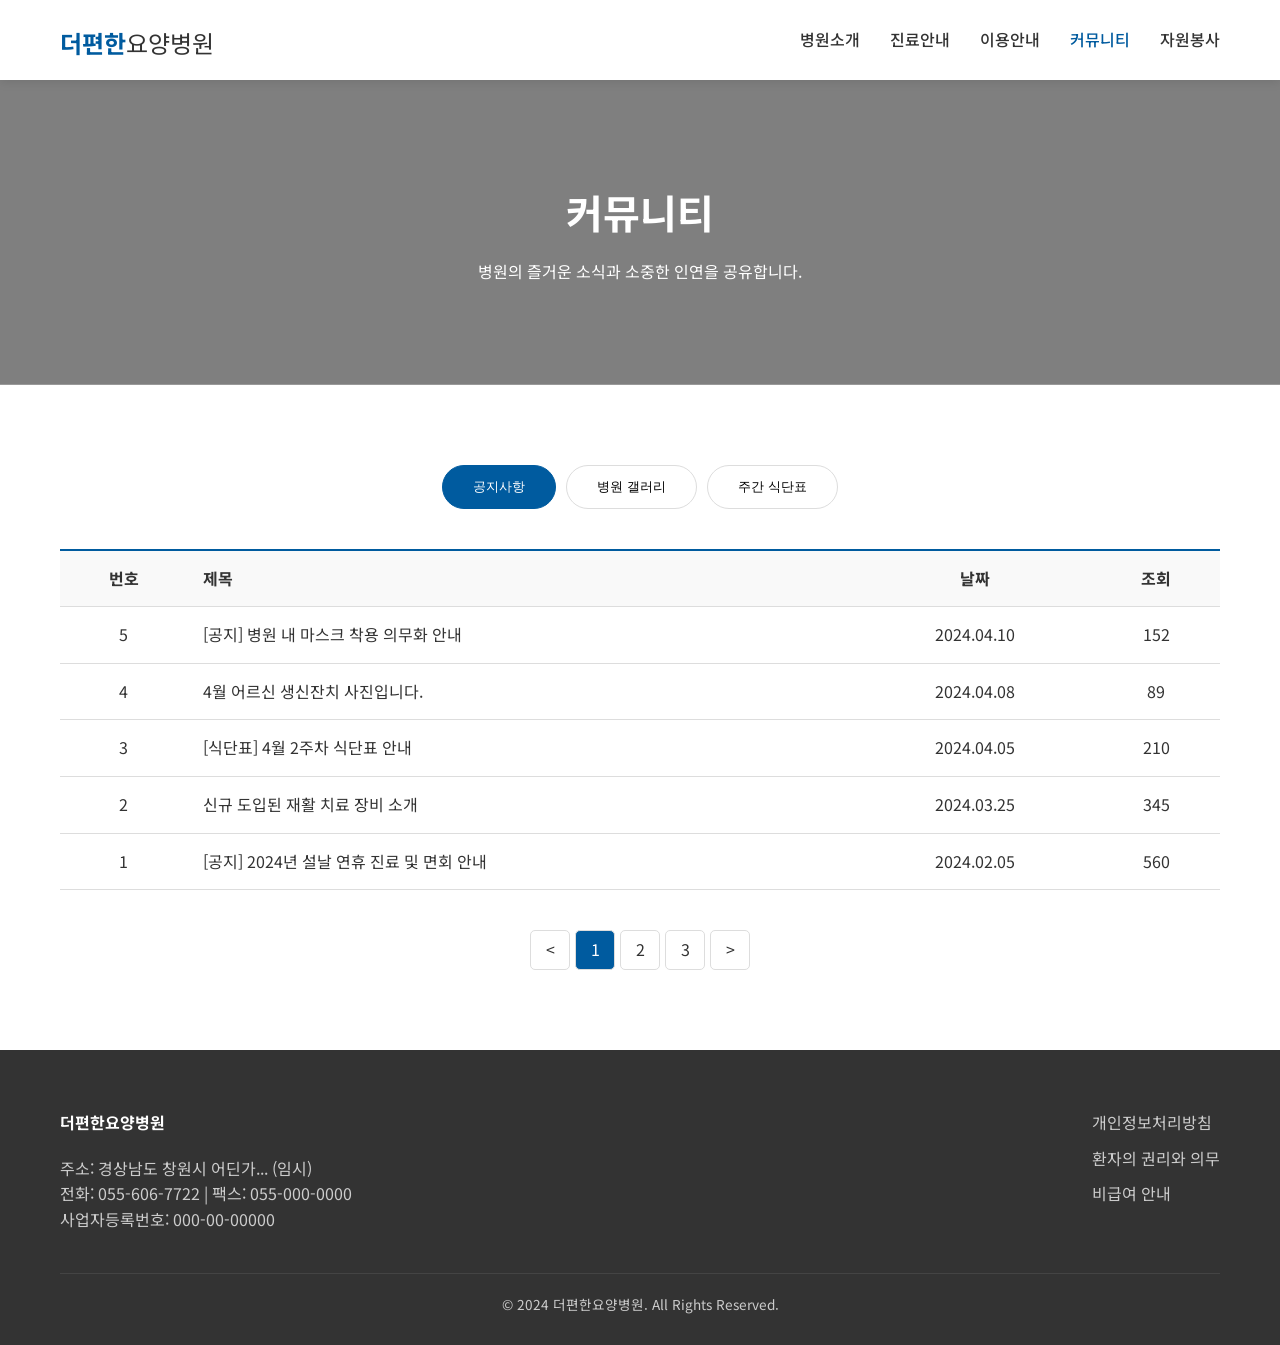
<file: community.html>
<!DOCTYPE html>
<html lang="ko">
<head>
    <meta charset="UTF-8">
    <meta name="viewport" content="width=device-width, initial-scale=1.0">
    <title>커뮤니티 - 더편한요양병원</title>
    <link rel="stylesheet" href="styles.css">
    <link href="https://fonts.googleapis.com/css2?family=Noto+Sans+KR:wght@300;400;500;700&display=swap" rel="stylesheet">
</head>
<body>
    <header id="main-header">
        <div class="container">
            <h1 class="logo"><a href="index.html">더편한<span>요양병원</span></a></h1>
            <nav id="main-nav">
                <ul>
                    <li><a href="about.html">병원소개</a></li>
                    <li><a href="treatment.html">진료안내</a></li>
                    <li><a href="info.html">이용안내</a></li>
                    <li><a href="community.html" class="active-link">커뮤니티</a></li>
                    <li><a href="volunteer.html">자원봉사</a></li>
                </ul>
            </nav>
            <button class="mobile-toggle" aria-label="메뉴 열기">
                <span></span>
                <span></span>
                <span></span>
            </button>
        </div>
    </header>

    <main>
        <section class="page-header" style="background-image: linear-gradient(rgba(0,0,0,0.5), rgba(0,0,0,0.5)), url('https://images.unsplash.com/photo-1519494026892-80bbd2d6fd0d?auto=format&fit=crop&q=80&w=1920');">
            <div class="container">
                <h2>커뮤니티</h2>
                <p>병원의 즐거운 소식과 소중한 인연을 공유합니다.</p>
            </div>
        </section>

        <section class="section">
            <div class="container">
                <div class="community-tabs">
                    <button class="tab-btn active">공지사항</button>
                    <button class="tab-btn">병원 갤러리</button>
                    <button class="tab-btn">주간 식단표</button>
                </div>

                <div class="board-container">
                    <table class="board-table">
                        <thead>
                            <tr>
                                <th class="num">번호</th>
                                <th class="title">제목</th>
                                <th class="date">날짜</th>
                                <th class="hit">조회</th>
                            </tr>
                        </thead>
                        <tbody>
                            <tr>
                                <td>5</td>
                                <td class="title"><a href="#">[공지] 병원 내 마스크 착용 의무화 안내</a></td>
                                <td>2024.04.10</td>
                                <td>152</td>
                            </tr>
                            <tr>
                                <td>4</td>
                                <td class="title"><a href="#">4월 어르신 생신잔치 사진입니다.</a></td>
                                <td>2024.04.08</td>
                                <td>89</td>
                            </tr>
                            <tr>
                                <td>3</td>
                                <td class="title"><a href="#">[식단표] 4월 2주차 식단표 안내</a></td>
                                <td>2024.04.05</td>
                                <td>210</td>
                            </tr>
                            <tr>
                                <td>2</td>
                                <td class="title"><a href="#">신규 도입된 재활 치료 장비 소개</a></td>
                                <td>2024.03.25</td>
                                <td>345</td>
                            </tr>
                            <tr>
                                <td>1</td>
                                <td class="title"><a href="#">[공지] 2024년 설날 연휴 진료 및 면회 안내</a></td>
                                <td>2024.02.05</td>
                                <td>560</td>
                            </tr>
                        </tbody>
                    </table>
                </div>

                <div class="pagination">
                    <a href="#" class="prev">&lt;</a>
                    <a href="#" class="active">1</a>
                    <a href="#">2</a>
                    <a href="#">3</a>
                    <a href="#" class="next">&gt;</a>
                </div>
            </div>
        </section>
    </main>

    <footer id="main-footer">
        <div class="container">
            <div class="footer-top">
                <div class="footer-info">
                    <h4>더편한요양병원</h4>
                    <p>주소: 경상남도 창원시 어딘가... (임시)</p>
                    <p>전화: 055-606-7722 | 팩스: 055-000-0000</p>
                    <p>사업자등록번호: 000-00-00000</p>
                </div>
                <div class="footer-links">
                    <ul>
                        <li><a href="#">개인정보처리방침</a></li>
                        <li><a href="#">환자의 권리와 의무</a></li>
                        <li><a href="#">비급여 안내</a></li>
                    </ul>
                </div>
            </div>
            <div class="footer-bottom">
                <p>&copy; 2024 더편한요양병원. All Rights Reserved.</p>
            </div>
        </div>
    </footer>

    <script src="script.js"></script>
</body>
</html>
</file>
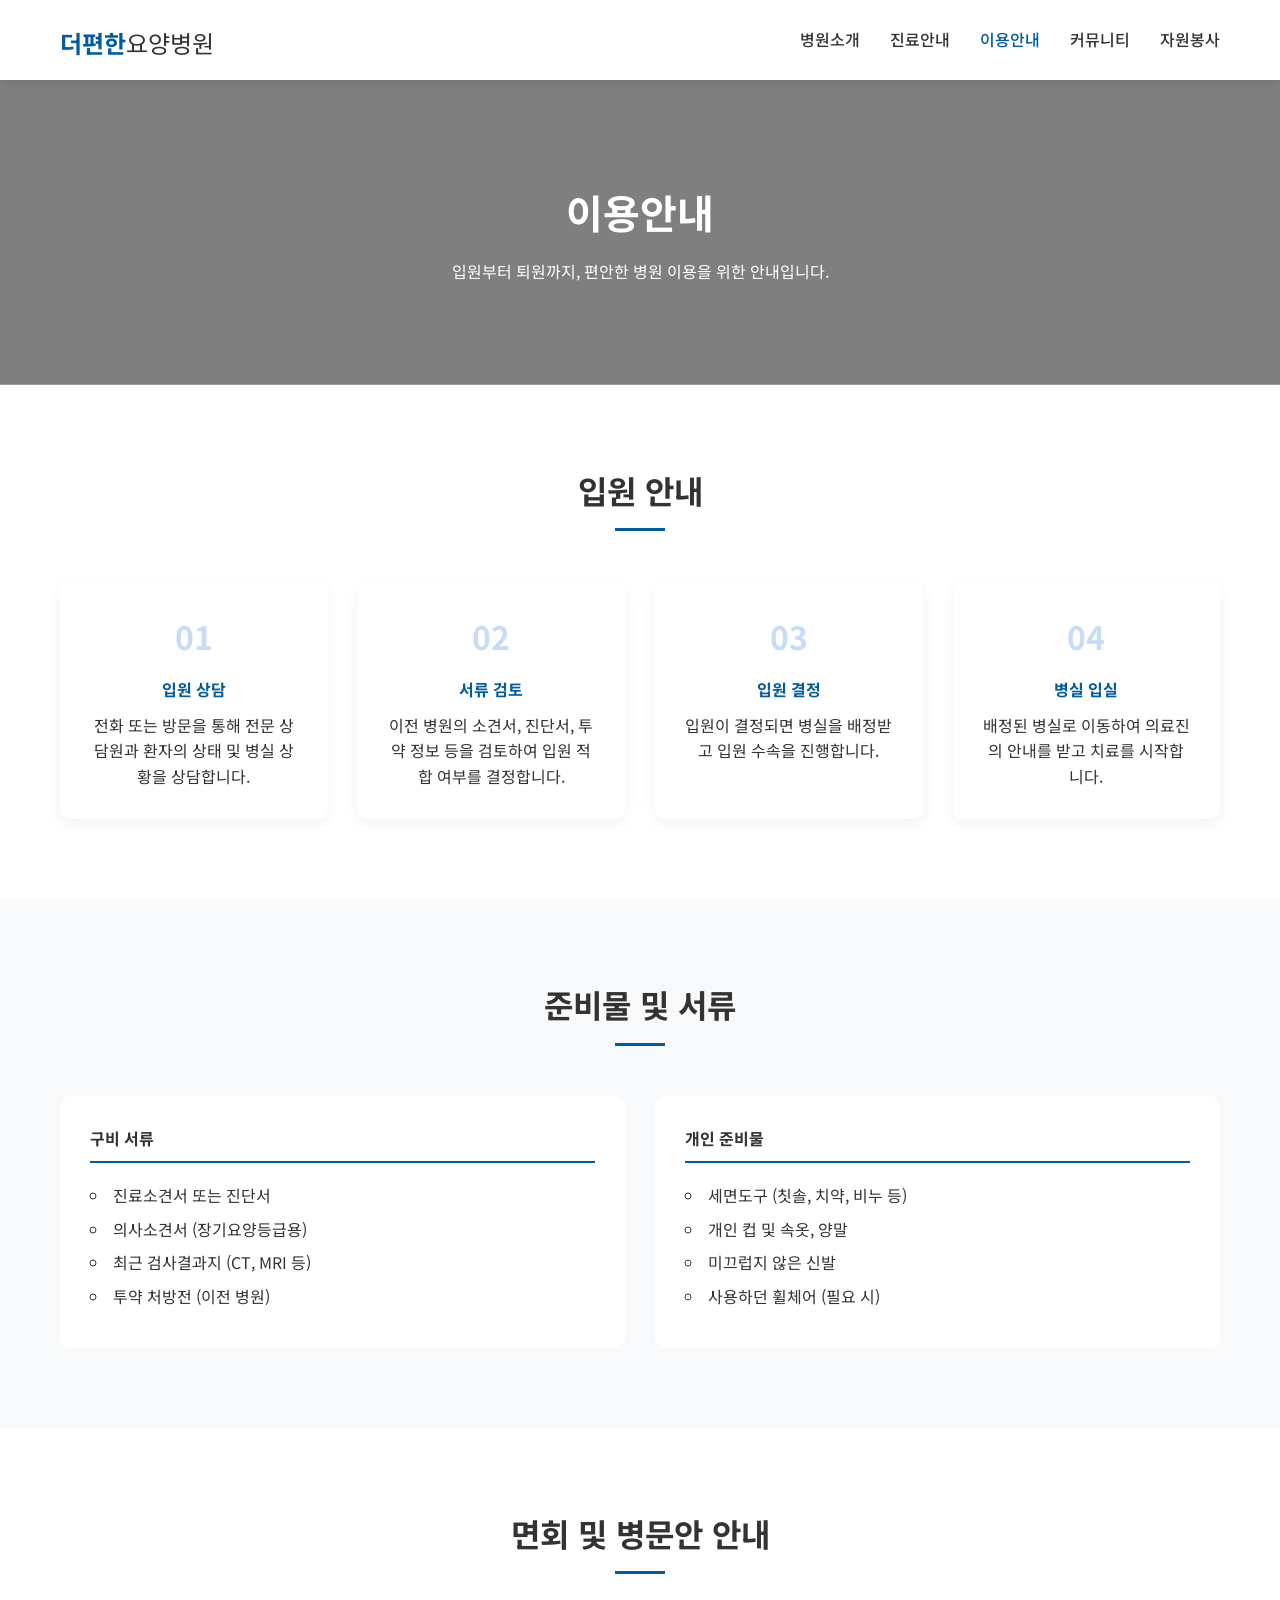
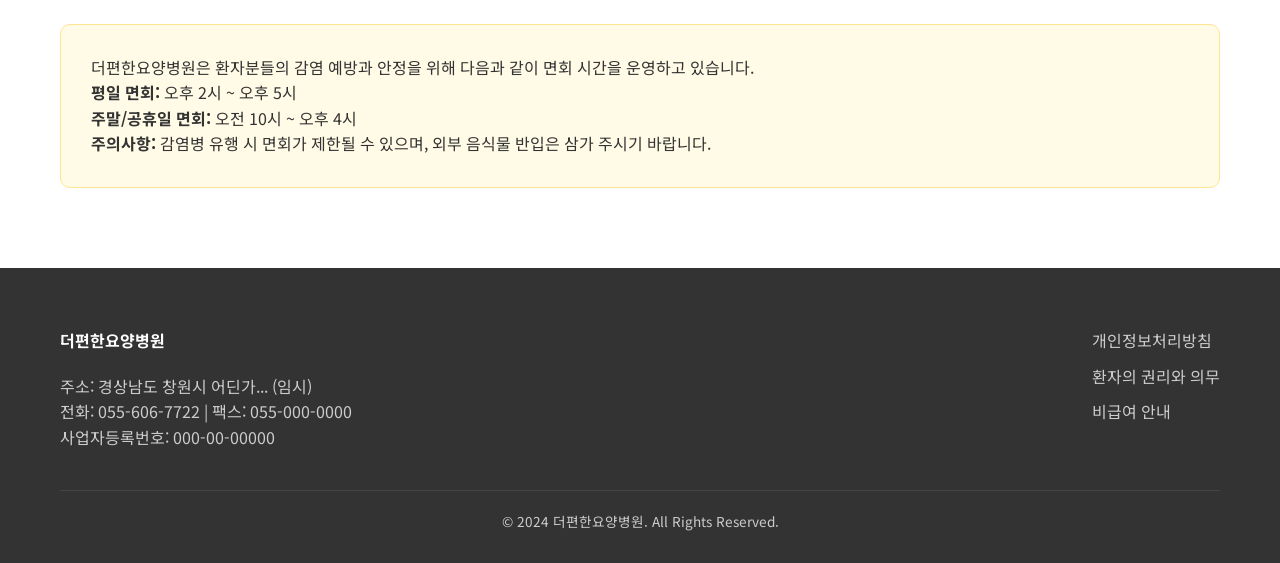
<file: info.html>
<!DOCTYPE html>
<html lang="ko">
<head>
    <meta charset="UTF-8">
    <meta name="viewport" content="width=device-width, initial-scale=1.0">
    <title>이용안내 - 더편한요양병원</title>
    <link rel="stylesheet" href="styles.css">
    <link href="https://fonts.googleapis.com/css2?family=Noto+Sans+KR:wght@300;400;500;700&display=swap" rel="stylesheet">
</head>
<body>
    <header id="main-header">
        <div class="container">
            <h1 class="logo"><a href="index.html">더편한<span>요양병원</span></a></h1>
            <nav id="main-nav">
                <ul>
                    <li><a href="about.html">병원소개</a></li>
                    <li><a href="treatment.html">진료안내</a></li>
                    <li><a href="info.html" class="active-link">이용안내</a></li>
                    <li><a href="community.html">커뮤니티</a></li>
                    <li><a href="volunteer.html">자원봉사</a></li>
                </ul>
            </nav>
            <button class="mobile-toggle" aria-label="메뉴 열기">
                <span></span>
                <span></span>
                <span></span>
            </button>
        </div>
    </header>

    <main>
        <section class="page-header" style="background-image: linear-gradient(rgba(0,0,0,0.5), rgba(0,0,0,0.5)), url('https://images.unsplash.com/photo-1516549655169-df83a0774514?auto=format&fit=crop&q=80&w=1920');">
            <div class="container">
                <h2>이용안내</h2>
                <p>입원부터 퇴원까지, 편안한 병원 이용을 위한 안내입니다.</p>
            </div>
        </section>

        <section class="section">
            <div class="container">
                <h3 class="section-title">입원 안내</h3>
                <div class="info-steps">
                    <div class="step">
                        <div class="step-num">01</div>
                        <h4>입원 상담</h4>
                        <p>전화 또는 방문을 통해 전문 상담원과 환자의 상태 및 병실 상황을 상담합니다.</p>
                    </div>
                    <div class="step">
                        <div class="step-num">02</div>
                        <h4>서류 검토</h4>
                        <p>이전 병원의 소견서, 진단서, 투약 정보 등을 검토하여 입원 적합 여부를 결정합니다.</p>
                    </div>
                    <div class="step">
                        <div class="step-num">03</div>
                        <h4>입원 결정</h4>
                        <p>입원이 결정되면 병실을 배정받고 입원 수속을 진행합니다.</p>
                    </div>
                    <div class="step">
                        <div class="step-num">04</div>
                        <h4>병실 입실</h4>
                        <p>배정된 병실로 이동하여 의료진의 안내를 받고 치료를 시작합니다.</p>
                    </div>
                </div>
            </div>
        </section>

        <section class="section bg-light">
            <div class="container">
                <h3 class="section-title">준비물 및 서류</h3>
                <div class="info-grid">
                    <div class="info-box">
                        <h4>구비 서류</h4>
                        <ul>
                            <li>진료소견서 또는 진단서</li>
                            <li>의사소견서 (장기요양등급용)</li>
                            <li>최근 검사결과지 (CT, MRI 등)</li>
                            <li>투약 처방전 (이전 병원)</li>
                        </ul>
                    </div>
                    <div class="info-box">
                        <h4>개인 준비물</h4>
                        <ul>
                            <li>세면도구 (칫솔, 치약, 비누 등)</li>
                            <li>개인 컵 및 속옷, 양말</li>
                            <li>미끄럽지 않은 신발</li>
                            <li>사용하던 휠체어 (필요 시)</li>
                        </ul>
                    </div>
                </div>
            </div>
        </section>

        <section class="section">
            <div class="container">
                <h3 class="section-title">면회 및 병문안 안내</h3>
                <div class="notice-box">
                    <p>더편한요양병원은 환자분들의 감염 예방과 안정을 위해 다음과 같이 면회 시간을 운영하고 있습니다.</p>
                    <ul>
                        <li><strong>평일 면회:</strong> 오후 2시 ~ 오후 5시</li>
                        <li><strong>주말/공휴일 면회:</strong> 오전 10시 ~ 오후 4시</li>
                        <li><strong>주의사항:</strong> 감염병 유행 시 면회가 제한될 수 있으며, 외부 음식물 반입은 삼가 주시기 바랍니다.</li>
                    </ul>
                </div>
            </div>
        </section>
    </main>

    <footer id="main-footer">
        <div class="container">
            <div class="footer-top">
                <div class="footer-info">
                    <h4>더편한요양병원</h4>
                    <p>주소: 경상남도 창원시 어딘가... (임시)</p>
                    <p>전화: 055-606-7722 | 팩스: 055-000-0000</p>
                    <p>사업자등록번호: 000-00-00000</p>
                </div>
                <div class="footer-links">
                    <ul>
                        <li><a href="#">개인정보처리방침</a></li>
                        <li><a href="#">환자의 권리와 의무</a></li>
                        <li><a href="#">비급여 안내</a></li>
                    </ul>
                </div>
            </div>
            <div class="footer-bottom">
                <p>&copy; 2024 더편한요양병원. All Rights Reserved.</p>
            </div>
        </div>
    </footer>

    <script src="script.js"></script>
</body>
</html>
</file>
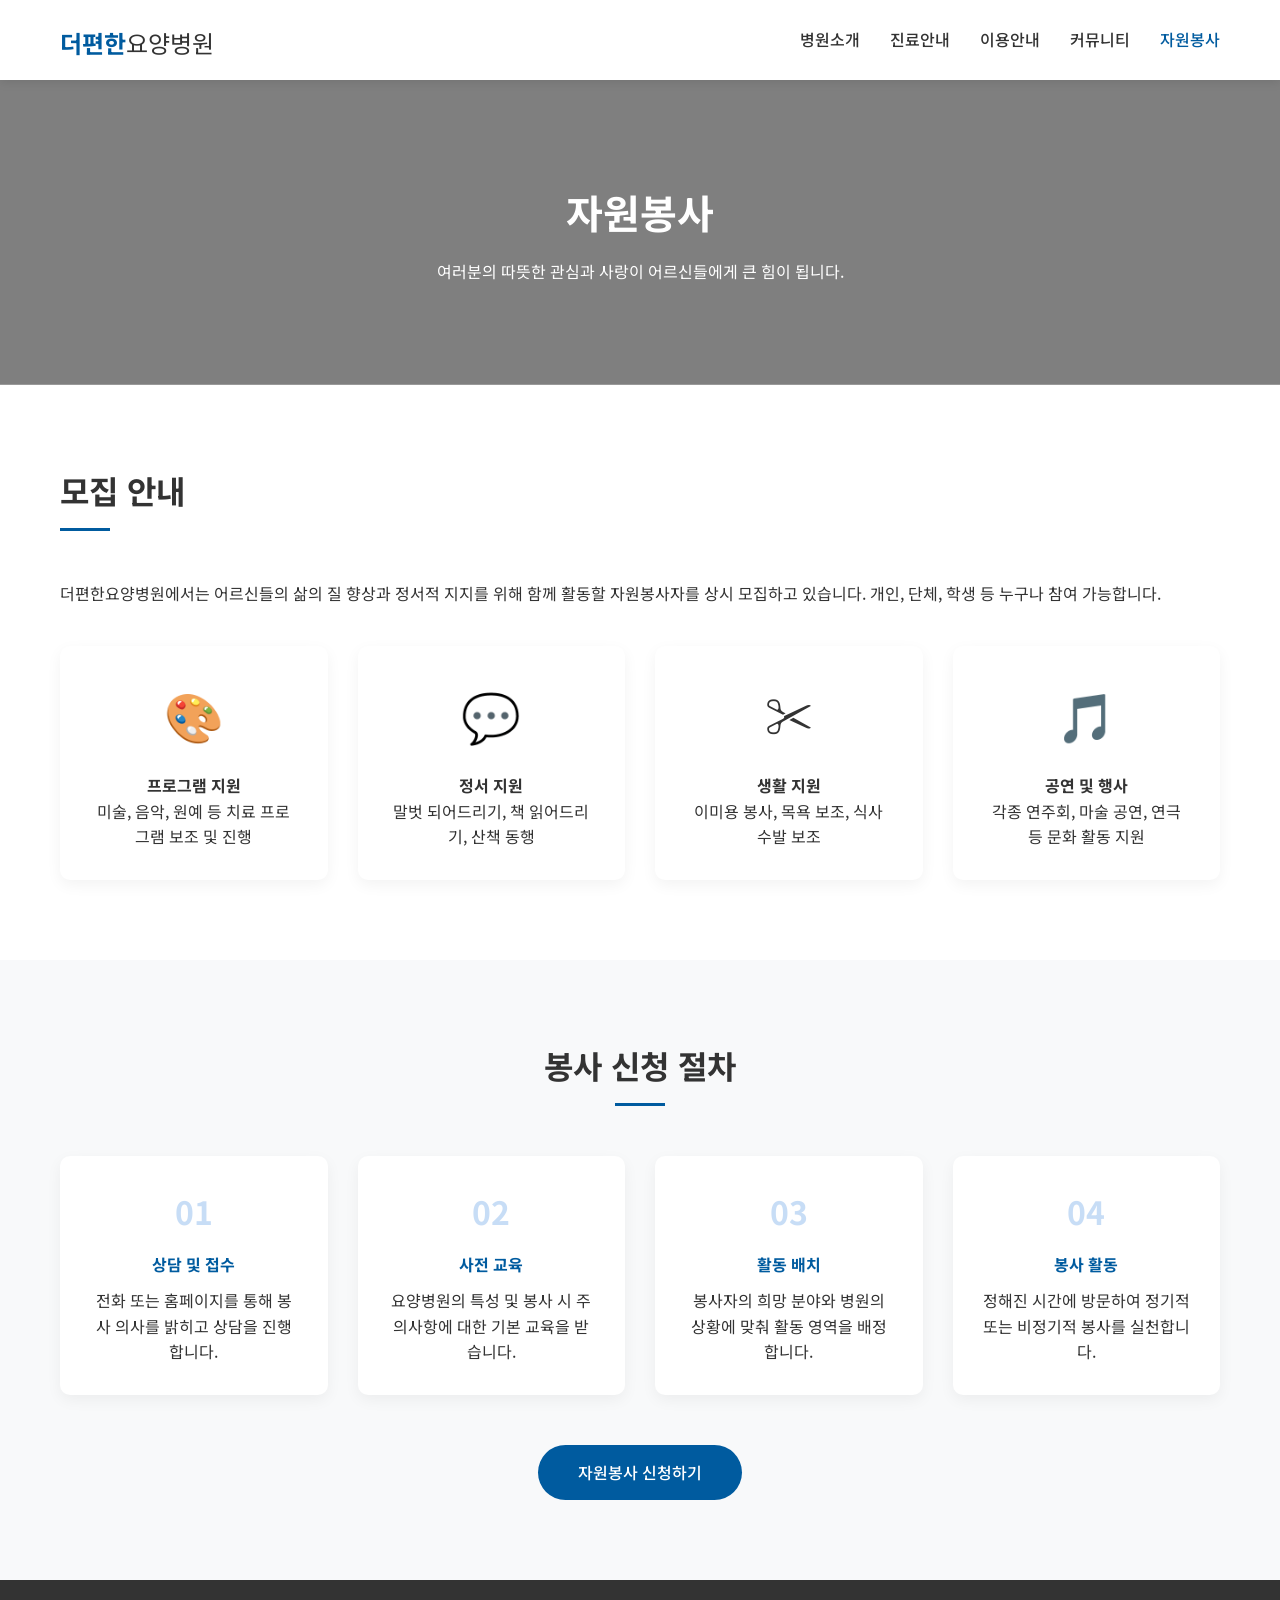
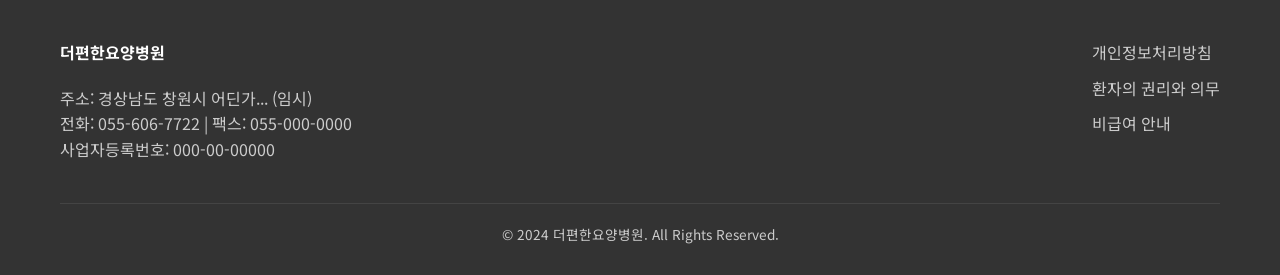
<file: volunteer.html>
<!DOCTYPE html>
<html lang="ko">
<head>
    <meta charset="UTF-8">
    <meta name="viewport" content="width=device-width, initial-scale=1.0">
    <title>자원봉사 - 더편한요양병원</title>
    <link rel="stylesheet" href="styles.css">
    <link href="https://fonts.googleapis.com/css2?family=Noto+Sans+KR:wght@300;400;500;700&display=swap" rel="stylesheet">
</head>
<body>
    <header id="main-header">
        <div class="container">
            <h1 class="logo"><a href="index.html">더편한<span>요양병원</span></a></h1>
            <nav id="main-nav">
                <ul>
                    <li><a href="about.html">병원소개</a></li>
                    <li><a href="treatment.html">진료안내</a></li>
                    <li><a href="info.html">이용안내</a></li>
                    <li><a href="community.html">커뮤니티</a></li>
                    <li><a href="volunteer.html" class="active-link">자원봉사</a></li>
                </ul>
            </nav>
            <button class="mobile-toggle" aria-label="메뉴 열기">
                <span></span>
                <span></span>
                <span></span>
            </button>
        </div>
    </header>

    <main>
        <section class="page-header" style="background-image: linear-gradient(rgba(0,0,0,0.5), rgba(0,0,0,0.5)), url('https://images.unsplash.com/photo-1516549655169-df83a0774514?auto=format&fit=crop&q=80&w=1920');">
            <div class="container">
                <h2>자원봉사</h2>
                <p>여러분의 따뜻한 관심과 사랑이 어르신들에게 큰 힘이 됩니다.</p>
            </div>
        </section>

        <section class="section">
            <div class="container">
                <div class="volunteer-intro">
                    <h3 class="section-title left">모집 안내</h3>
                    <p>더편한요양병원에서는 어르신들의 삶의 질 향상과 정서적 지지를 위해 함께 활동할 자원봉사자를 상시 모집하고 있습니다. 개인, 단체, 학생 등 누구나 참여 가능합니다.</p>
                    
                    <div class="volunteer-types">
                        <div class="type-card">
                            <div class="icon">🎨</div>
                            <h4>프로그램 지원</h4>
                            <p>미술, 음악, 원예 등 치료 프로그램 보조 및 진행</p>
                        </div>
                        <div class="type-card">
                            <div class="icon">💬</div>
                            <h4>정서 지원</h4>
                            <p>말벗 되어드리기, 책 읽어드리기, 산책 동행</p>
                        </div>
                        <div class="type-card">
                            <div class="icon">✂️</div>
                            <h4>생활 지원</h4>
                            <p>이미용 봉사, 목욕 보조, 식사 수발 보조</p>
                        </div>
                        <div class="type-card">
                            <div class="icon">🎵</div>
                            <h4>공연 및 행사</h4>
                            <p>각종 연주회, 마술 공연, 연극 등 문화 활동 지원</p>
                        </div>
                    </div>
                </div>
            </div>
        </section>

        <section class="section bg-light">
            <div class="container">
                <h3 class="section-title">봉사 신청 절차</h3>
                <div class="info-steps">
                    <div class="step">
                        <div class="step-num">01</div>
                        <h4>상담 및 접수</h4>
                        <p>전화 또는 홈페이지를 통해 봉사 의사를 밝히고 상담을 진행합니다.</p>
                    </div>
                    <div class="step">
                        <div class="step-num">02</div>
                        <h4>사전 교육</h4>
                        <p>요양병원의 특성 및 봉사 시 주의사항에 대한 기본 교육을 받습니다.</p>
                    </div>
                    <div class="step">
                        <div class="step-num">03</div>
                        <h4>활동 배치</h4>
                        <p>봉사자의 희망 분야와 병원의 상황에 맞춰 활동 영역을 배정합니다.</p>
                    </div>
                    <div class="step">
                        <div class="step-num">04</div>
                        <h4>봉사 활동</h4>
                        <p>정해진 시간에 방문하여 정기적 또는 비정기적 봉사를 실천합니다.</p>
                    </div>
                </div>
                <div class="btn-wrap center" style="margin-top: 50px;">
                    <a href="#" class="btn-primary">자원봉사 신청하기</a>
                </div>
            </div>
        </section>
    </main>

    <footer id="main-footer">
        <div class="container">
            <div class="footer-top">
                <div class="footer-info">
                    <h4>더편한요양병원</h4>
                    <p>주소: 경상남도 창원시 어딘가... (임시)</p>
                    <p>전화: 055-606-7722 | 팩스: 055-000-0000</p>
                    <p>사업자등록번호: 000-00-00000</p>
                </div>
                <div class="footer-links">
                    <ul>
                        <li><a href="#">개인정보처리방침</a></li>
                        <li><a href="#">환자의 권리와 의무</a></li>
                        <li><a href="#">비급여 안내</a></li>
                    </ul>
                </div>
            </div>
            <div class="footer-bottom">
                <p>&copy; 2024 더편한요양병원. All Rights Reserved.</p>
            </div>
        </div>
    </footer>

    <script src="script.js"></script>
</body>
</html>
</file>
<file: styles.css>
:root {
    --primary-color: #005B9F;
    --secondary-color: #4A90E2;
    --accent-color: #FFA500;
    --text-color: #333333;
    --light-gray: #F8F9FA;
    --white: #FFFFFF;
    --header-height: 80px;
    --transition: all 0.3s ease;
}

* {
    margin: 0;
    padding: 0;
    box-sizing: border-box;
}

body {
    font-family: 'Noto Sans KR', sans-serif;
    line-height: 1.6;
    color: var(--text-color);
    overflow-x: hidden;
}

a {
    text-decoration: none;
    color: inherit;
}

ul {
    list-style: none;
}

.container {
    max-width: 1200px;
    margin: 0 auto;
    padding: 0 20px;
}

.section {
    padding: 80px 0;
}

.bg-light {
    background-color: var(--light-gray);
}

.section-title {
    text-align: center;
    font-size: 2rem;
    margin-bottom: 50px;
    position: relative;
    padding-bottom: 15px;
}

.section-title::after {
    content: '';
    position: absolute;
    bottom: 0;
    left: 50%;
    transform: translateX(-50%);
    width: 50px;
    height: 3px;
    background-color: var(--primary-color);
}

.section-title.left {
    text-align: left;
}

.section-title.left::after {
    left: 0;
    transform: none;
}

/* Header */
#main-header {
    height: var(--header-height);
    background-color: var(--white);
    box-shadow: 0 2px 10px rgba(0,0,0,0.1);
    position: sticky;
    top: 0;
    z-index: 1000;
}

#main-header .container {
    display: flex;
    justify-content: space-between;
    align-items: center;
    height: 100%;
}

.logo a {
    font-size: 1.5rem;
    font-weight: 700;
    color: var(--primary-color);
}

.logo span {
    color: var(--text-color);
    font-weight: 400;
}

#main-nav ul {
    display: flex;
}

#main-nav ul li {
    margin-left: 30px;
}

#main-nav ul li a {
    font-weight: 500;
    transition: var(--transition);
}

#main-nav ul li a:hover,
#main-nav ul li a.active-link {
    color: var(--primary-color);
}

/* Page Header */
.page-header {
    padding: 100px 0;
    text-align: center;
    color: var(--white);
    background-size: cover;
    background-position: center;
}

.page-header h2 {
    font-size: 2.5rem;
    margin-bottom: 15px;
}

/* About Page Content */
.about-content {
    display: flex;
    gap: 50px;
    align-items: center;
}

.about-text {
    flex: 1;
}

.about-text .lead {
    font-size: 1.25rem;
    font-weight: 500;
    color: var(--primary-color);
    margin-bottom: 20px;
}

.about-text p {
    margin-bottom: 15px;
    color: #555;
}

.about-image {
    flex: 1;
}

.about-image img {
    width: 100%;
    border-radius: 10px;
    box-shadow: 0 10px 30px rgba(0,0,0,0.1);
}

/* Vision Grid */
.vision-grid {
    display: grid;
    grid-template-columns: repeat(3, 1fr);
    gap: 30px;
}

.vision-item {
    background: var(--white);
    padding: 40px;
    text-align: center;
    border-radius: 10px;
    box-shadow: 0 5px 15px rgba(0,0,0,0.05);
}

.vision-item .icon {
    font-size: 3rem;
    margin-bottom: 20px;
}

.vision-item h4 {
    font-size: 1.5rem;
    margin-bottom: 15px;
    color: var(--primary-color);
}

/* History List */
.history-list {
    max-width: 800px;
    margin: 0 auto;
}

.history-item {
    display: flex;
    padding: 20px 0;
    border-bottom: 1px solid #eee;
}

.history-item .year {
    font-size: 1.5rem;
    font-weight: 700;
    color: var(--primary-color);
    width: 150px;
}

.history-item .desc {
    font-size: 1.1rem;
}

/* Treatment Detail Page */
.treatment-detail {
    display: flex;
    flex-direction: column;
    gap: 80px;
}

.detail-item {
    display: flex;
    align-items: center;
    gap: 60px;
}

.detail-item.reverse {
    flex-direction: row-reverse;
}

.detail-image {
    flex: 1;
}

.detail-image img {
    width: 100%;
    border-radius: 15px;
    box-shadow: 0 15px 35px rgba(0,0,0,0.1);
}

.detail-text {
    flex: 1;
}

.detail-text h3 {
    font-size: 2rem;
    color: var(--primary-color);
    margin-bottom: 15px;
}

.detail-text .lead {
    font-size: 1.15rem;
    font-weight: 500;
    margin-bottom: 25px;
    color: #444;
}

.detail-text ul {
    list-style: disc;
    padding-left: 20px;
}

.detail-text ul li {
    margin-bottom: 12px;
    color: #666;
}

/* Info Steps (Process) */
.info-steps {
    display: grid;
    grid-template-columns: repeat(auto-fit, minmax(200px, 1fr));
    gap: 30px;
    margin-top: 40px;
}

.step {
    background: var(--white);
    padding: 30px;
    border-radius: 10px;
    text-align: center;
    box-shadow: 0 5px 15px rgba(0,0,0,0.05);
    position: relative;
}

.step-num {
    font-size: 2rem;
    font-weight: 700;
    color: var(--secondary-color);
    margin-bottom: 15px;
    opacity: 0.3;
}

.step h4 {
    margin-bottom: 10px;
    color: var(--primary-color);
}

/* Info Grid & Boxes */
.info-grid {
    display: grid;
    grid-template-columns: 1fr 1fr;
    gap: 30px;
}

.info-box {
    background: var(--white);
    padding: 30px;
    border-radius: 10px;
}

.info-box h4 {
    margin-bottom: 20px;
    padding-bottom: 10px;
    border-bottom: 2px solid var(--primary-color);
}

.info-box ul {
    list-style: inside circle;
}

.info-box ul li {
    margin-bottom: 8px;
}

.notice-box {
    background: #fffbe6;
    border: 1px solid #ffe58f;
    padding: 30px;
    border-radius: 10px;
}

/* Board Table */
.board-table {
    width: 100%;
    border-top: 2px solid var(--primary-color);
    border-collapse: collapse;
}

.board-table th, .board-table td {
    padding: 15px;
    border-bottom: 1px solid #ddd;
    text-align: center;
}

.board-table th {
    background: #f9f9f9;
}

.board-table .title {
    text-align: left;
}

/* Community Tabs */
.community-tabs {
    display: flex;
    justify-content: center;
    gap: 10px;
    margin-bottom: 40px;
}

.tab-btn {
    padding: 12px 30px;
    border: 1px solid #ddd;
    background: var(--white);
    cursor: pointer;
    border-radius: 30px;
}

.tab-btn.active {
    background: var(--primary-color);
    color: var(--white);
    border-color: var(--primary-color);
}

/* Pagination */
.pagination {
    display: flex;
    justify-content: center;
    gap: 5px;
    margin-top: 40px;
}

.pagination a {
    width: 40px;
    height: 40px;
    display: flex;
    align-items: center;
    justify-content: center;
    border: 1px solid #ddd;
    border-radius: 5px;
}

.pagination a.active {
    background: var(--primary-color);
    color: var(--white);
}

/* Volunteer Types */
.volunteer-types {
    display: grid;
    grid-template-columns: repeat(auto-fit, minmax(200px, 1fr));
    gap: 30px;
    margin-top: 40px;
}

.type-card {
    background: var(--white);
    padding: 30px;
    border-radius: 10px;
    text-align: center;
    box-shadow: 0 5px 15px rgba(0,0,0,0.05);
}

.type-card .icon {
    font-size: 3rem;
    margin-bottom: 20px;
}

/* Buttons */
.btn-primary {
    display: inline-block;
    padding: 15px 40px;
    background: var(--primary-color);
    color: var(--white);
    border-radius: 30px;
    font-weight: 500;
}

.btn-wrap.center {
    text-align: center;
}

@media (max-width: 768px) {
    .info-grid {
        grid-template-columns: 1fr;
    }
}

.mobile-toggle {
    display: none;
    flex-direction: column;
    justify-content: space-between;
    width: 30px;
    height: 21px;
    background: none;
    border: none;
    cursor: pointer;
}

.mobile-toggle span {
    width: 100%;
    height: 3px;
    background-color: var(--primary-color);
    border-radius: 3px;
    transition: var(--transition);
}

/* Hero Slider */
#hero {
    position: relative;
    height: 500px;
    background-color: #f0f0f0;
    overflow: hidden;
}

.slider {
    height: 100%;
    width: 100%;
}

.slide {
    position: absolute;
    top: 0;
    left: 0;
    width: 100%;
    height: 100%;
    background-size: cover;
    background-position: center;
    background-repeat: no-repeat;
    display: flex;
    align-items: center;
    justify-content: center;
    opacity: 0;
    visibility: hidden;
    transition: opacity 1s ease-in-out, visibility 1s;
}

.slide.active {
    opacity: 1;
    visibility: visible;
}

.hero-content {
    text-align: center;
    color: var(--white);
    position: relative;
    z-index: 10;
}

.hero-content h2 {
    font-size: 3rem;
    margin-bottom: 20px;
    text-shadow: 2px 2px 4px rgba(0,0,0,0.5);
}

.hero-content p {
    font-size: 1.2rem;
    text-shadow: 1px 1px 2px rgba(0,0,0,0.5);
}

.slider-controls button {
    position: absolute;
    top: 50%;
    transform: translateY(-50%);
    background: rgba(255,255,255,0.3);
    border: none;
    color: white;
    font-size: 2rem;
    padding: 10px 15px;
    cursor: pointer;
    transition: var(--transition);
    z-index: 20;
}

.slider-controls button:hover {
    background: rgba(255,255,255,0.5);
}

.slider-controls .prev { left: 20px; }
.slider-controls .next { right: 20px; }

/* Quick Menu */
#quick-menu {
    background-color: var(--white);
    margin-top: -40px;
    position: relative;
    z-index: 30;
}

.quick-items {
    display: flex;
    box-shadow: 0 10px 30px rgba(0,0,0,0.1);
    border-radius: 10px;
    overflow: hidden;
}

.quick-item {
    flex: 1;
    background-color: var(--white);
    padding: 30px 20px;
    text-align: center;
    display: flex;
    flex-direction: column;
    align-items: center;
    transition: var(--transition);
    border-right: 1px solid #eee;
}

.quick-item:last-child { border-right: none; }

.quick-item:hover {
    background-color: var(--primary-color);
    color: var(--white);
    transform: translateY(-5px);
}

.quick-item .icon {
    font-size: 2.5rem;
    margin-bottom: 10px;
}

.quick-item span {
    font-weight: 500;
}

/* Treatments */
.treatment-grid {
    display: grid;
    grid-template-columns: repeat(auto-fit, minmax(250px, 1fr));
    gap: 30px;
}

.treatment-card {
    background: var(--white);
    border-radius: 10px;
    overflow: hidden;
    box-shadow: 0 5px 15px rgba(0,0,0,0.05);
    transition: var(--transition);
    height: 100%;
    display: flex;
    flex-direction: column;
}

.treatment-card:hover {
    transform: translateY(-10px);
    box-shadow: 0 10px 25px rgba(0,0,0,0.1);
}

.card-image {
    width: 100%;
    height: 200px;
    overflow: hidden;
    background-color: #e0e0e0;
}

.card-image img {
    width: 100%;
    height: 100%;
    object-fit: cover;
    display: block;
    transition: transform 0.5s ease;
}

.treatment-card:hover .card-image img {
    transform: scale(1.1);
}

.card-content {
    padding: 25px;
}

.card-content h4 {
    font-size: 1.25rem;
    margin-bottom: 15px;
    color: var(--primary-color);
}

.card-content p {
    font-size: 0.95rem;
    color: #666;
    margin-bottom: 20px;
    height: 3em;
    overflow: hidden;
}

.btn-more {
    display: inline-block;
    padding: 8px 20px;
    border: 1px solid var(--primary-color);
    color: var(--primary-color);
    border-radius: 5px;
    transition: var(--transition);
}

.btn-more:hover {
    background-color: var(--primary-color);
    color: var(--white);
}

/* News Section */
.news-wrapper {
    display: flex;
    gap: 50px;
}

.news-list {
    flex: 2;
}

.news-list ul li {
    padding: 15px 0;
    border-bottom: 1px solid #ddd;
}

.news-list ul li a {
    display: flex;
    justify-content: space-between;
}

.news-list ul li span {
    color: #999;
    font-size: 0.9rem;
}

.btn-text {
    display: inline-block;
    margin-top: 20px;
    color: #777;
    font-size: 0.9rem;
}

.certification {
    flex: 1;
}

.cert-box {
    background: var(--white);
    padding: 40px;
    text-align: center;
    border-radius: 10px;
    border: 2px solid var(--primary-color);
}

.cert-box img {
    max-width: 100%;
    margin-bottom: 20px;
}

/* Footer */
#main-footer {
    background-color: #333;
    color: #ccc;
    padding: 60px 0 30px;
}

.footer-top {
    display: flex;
    justify-content: space-between;
    margin-bottom: 40px;
}

.footer-info h4 {
    color: var(--white);
    margin-bottom: 20px;
}

.footer-links ul li {
    margin-bottom: 10px;
}

.footer-bottom {
    border-top: 1px solid #444;
    padding-top: 20px;
    text-align: center;
    font-size: 0.85rem;
}

/* Responsive */
@media (max-width: 992px) {
    .news-wrapper {
        flex-direction: column;
    }
    .hero-content h2 {
        font-size: 2rem;
    }
}

@media (max-width: 768px) {
    #main-nav {
        display: none;
        position: absolute;
        top: var(--header-height);
        left: 0;
        width: 100%;
        background: var(--white);
        box-shadow: 0 5px 10px rgba(0,0,0,0.1);
    }
    
    #main-nav.active {
        display: block;
    }
    
    #main-nav ul {
        flex-direction: column;
        padding: 20px;
    }
    
    #main-nav ul li {
        margin: 0;
        padding: 10px 0;
    }
    
    .mobile-toggle {
        display: flex;
    }
    
    .quick-items {
        flex-direction: column;
    }
    
    .quick-item {
        border-right: none;
        border-bottom: 1px solid #eee;
    }
    
    .footer-top {
        flex-direction: column;
        gap: 30px;
    }
}
</file>
